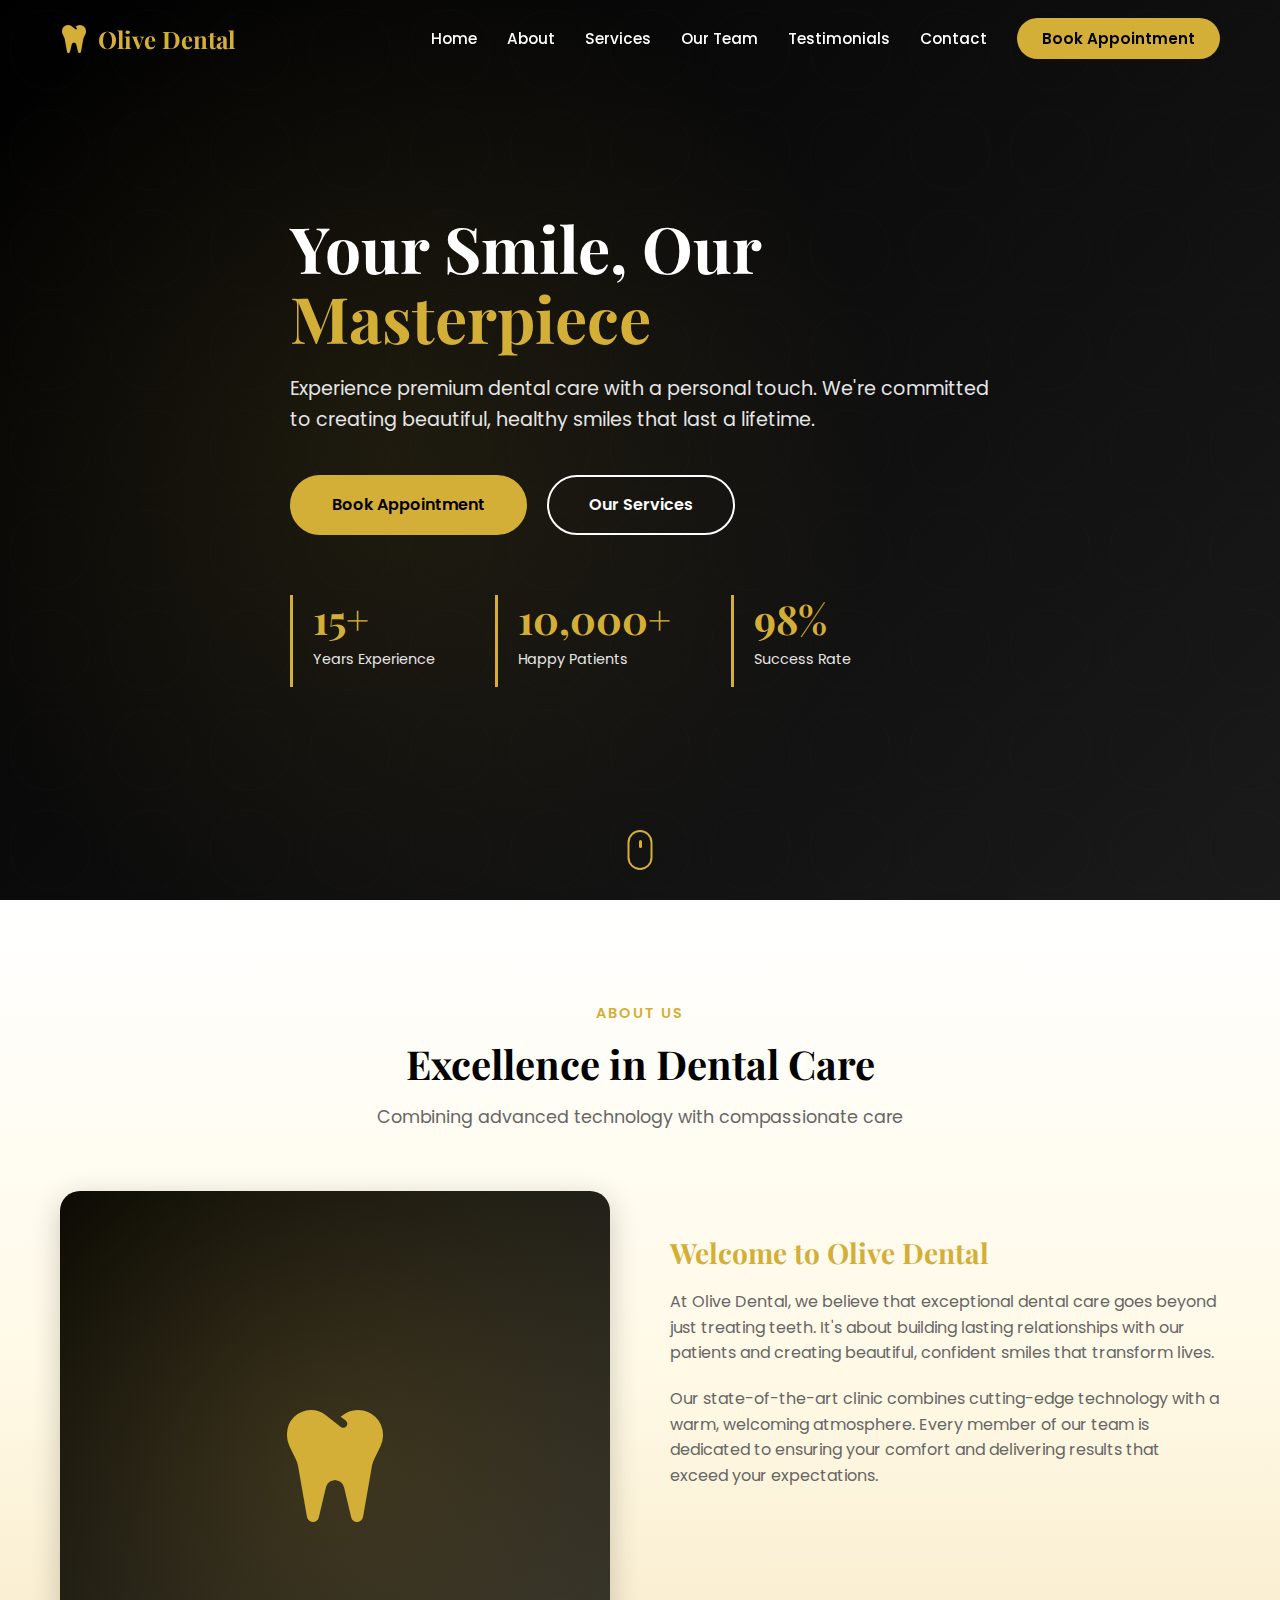
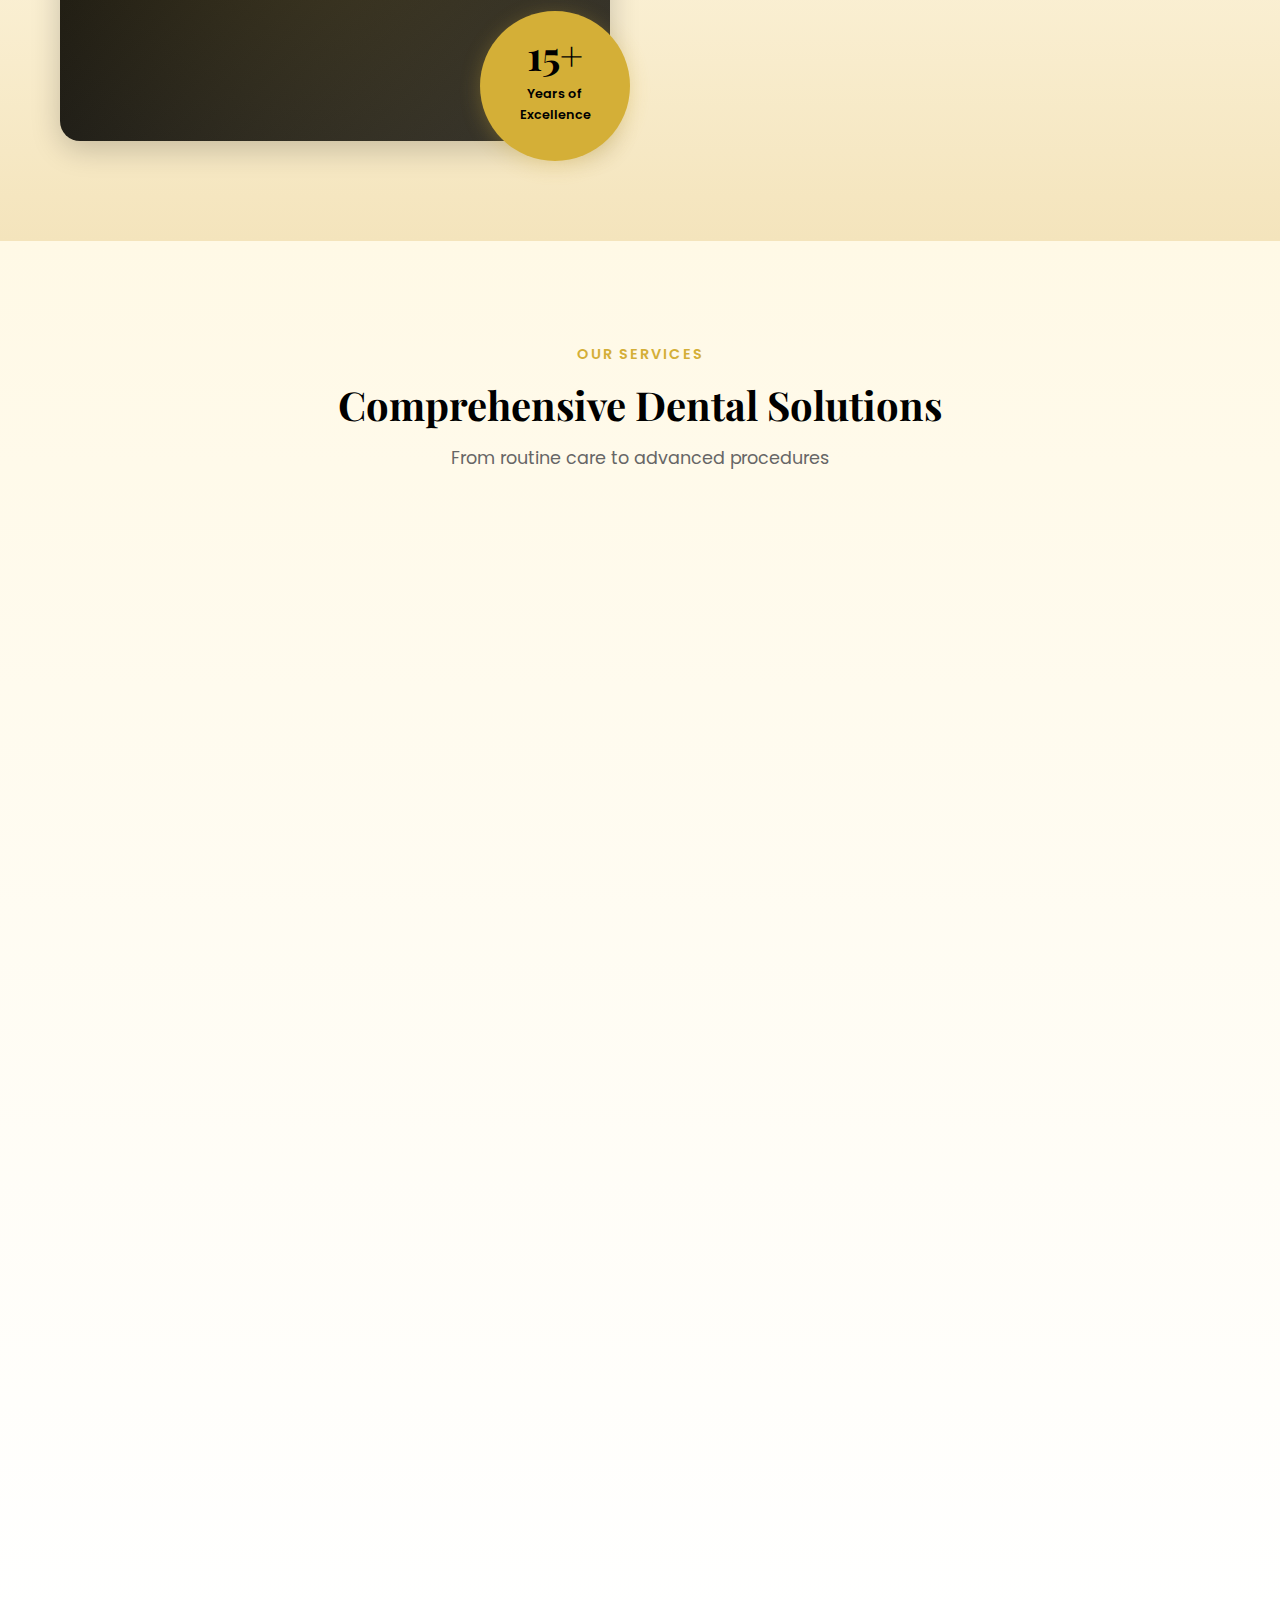
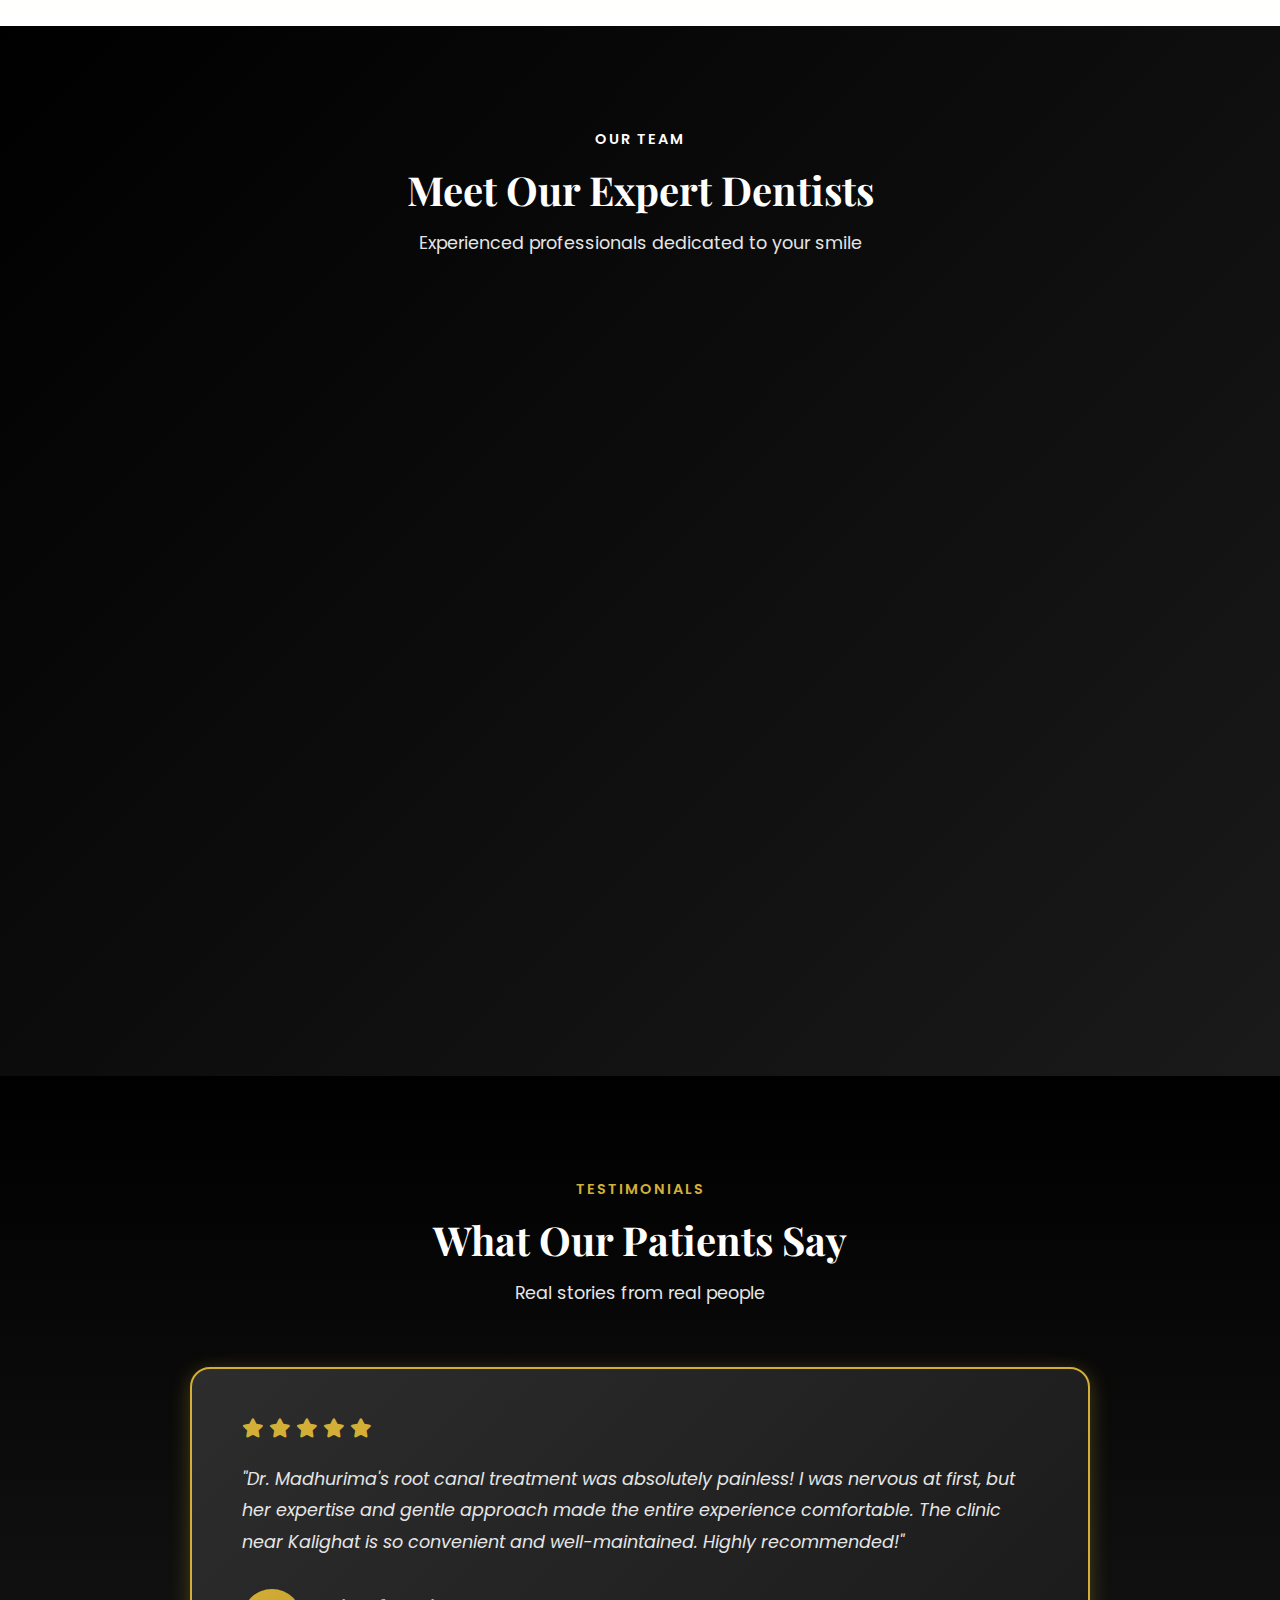
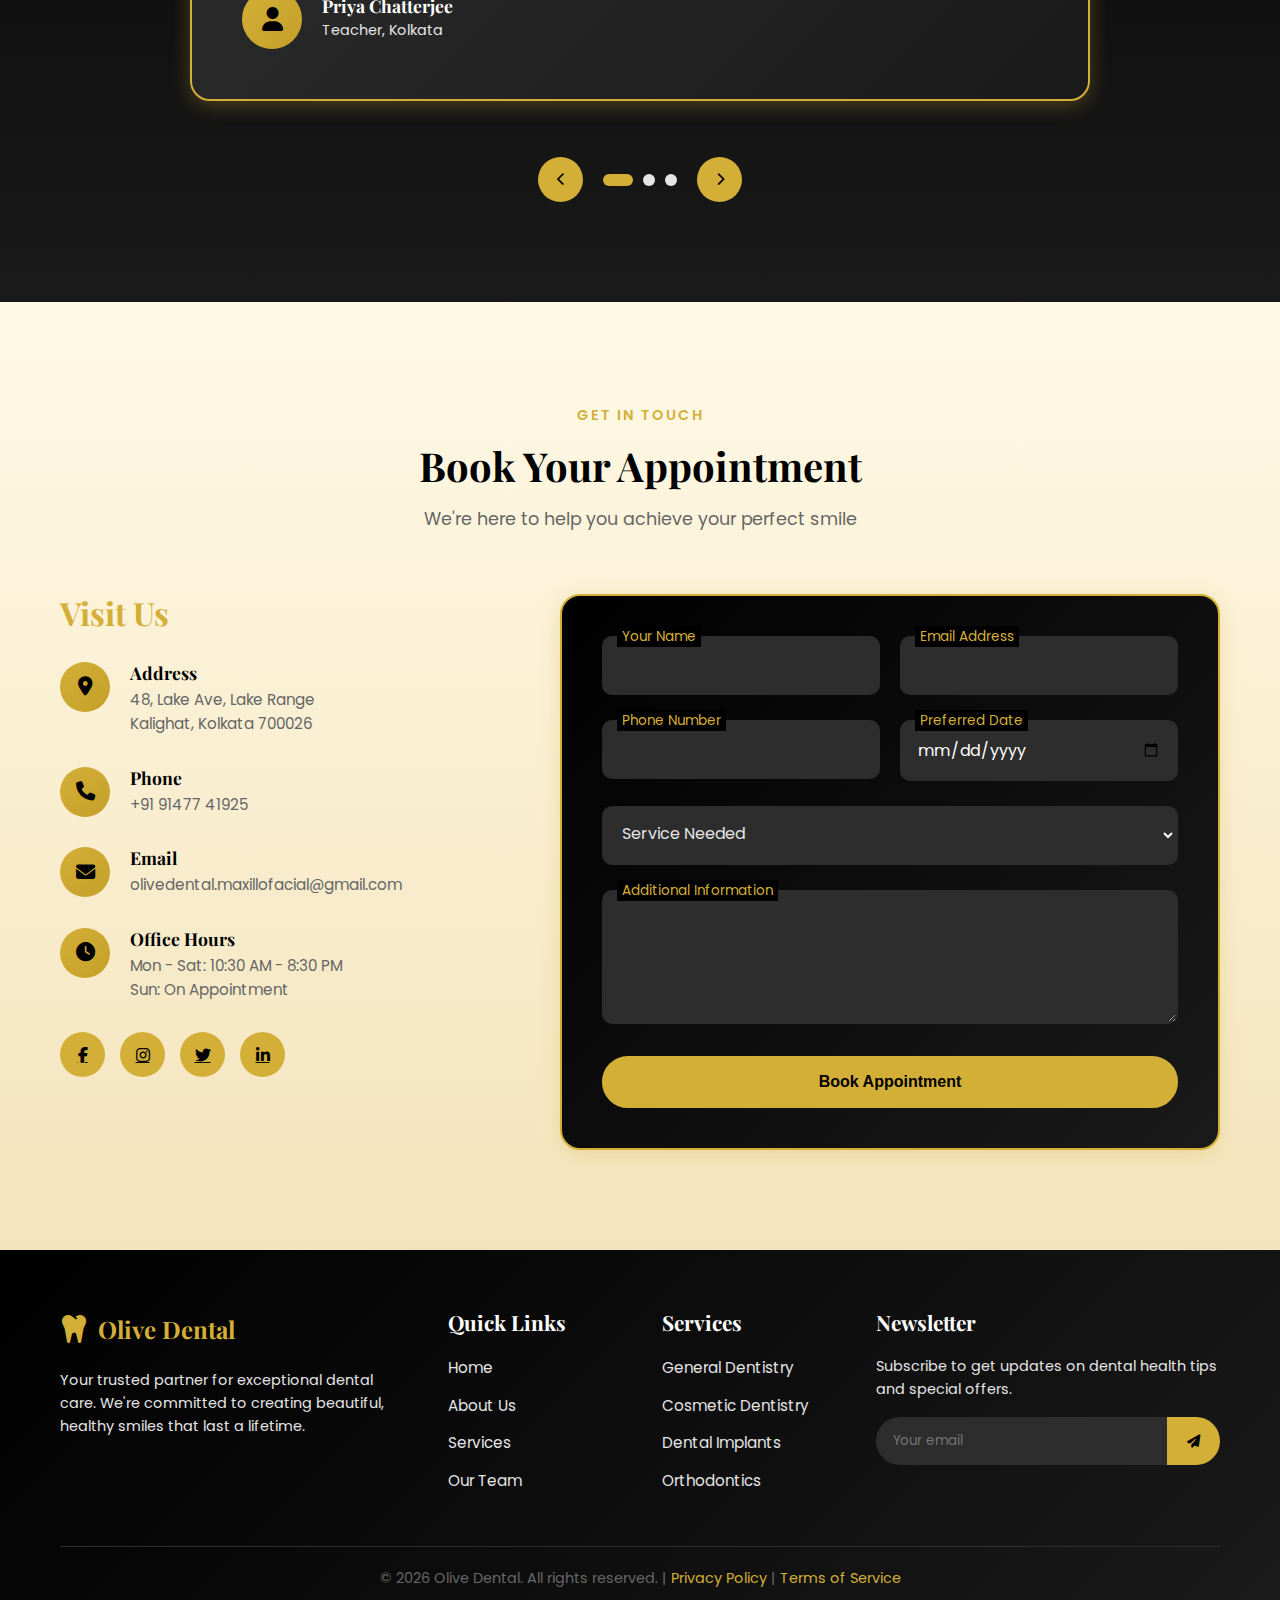
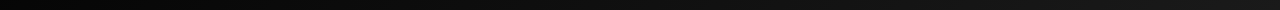
<file: index.html>
<!DOCTYPE html>
<html lang="en">
<head>
    <meta charset="UTF-8">
    <meta name="viewport" content="width=device-width, initial-scale=1.0, maximum-scale=5.0, user-scalable=yes">
    
    <!-- Primary Meta Tags -->
    <title>Olive Dental Clinic | Best Dental Clinic in Kalighat, Kolkata | Premium Dental Care</title>
    <meta name="title" content="Olive Dental Clinic | Best Dental Clinic in Kalighat, Kolkata">
    <meta name="description" content="Olive Dental - Kolkata's premier dental clinic in Kalighat. Expert dentists Dr. Rik Mukherjee & Dr. Madhurima Goswami. Dental implants, root canal, cosmetic dentistry, orthodontics. Book appointment: +91 91477 41925">
    <meta name="keywords" content="dental clinic kolkata, dentist kalighat, dental implants kolkata, root canal treatment kolkata, cosmetic dentistry kolkata, orthodontist kolkata, best dentist kolkata, olive dental, teeth whitening kolkata, pediatric dentist kolkata, oral surgeon kolkata">
    <meta name="author" content="Olive Dental">
    <meta name="robots" content="index, follow, max-image-preview:large, max-snippet:-1, max-video-preview:-1">
    <meta name="googlebot" content="index, follow">
    <meta name="language" content="English">
    <meta name="revisit-after" content="7 days">
    <meta name="distribution" content="global">
    <meta name="rating" content="general">
    <meta name="geo.region" content="IN-WB">
    <meta name="geo.placename" content="Kolkata">
    <meta name="geo.position" content="22.5190;88.3479">
    <meta name="ICBM" content="22.5190, 88.3479">
    
    <!-- Canonical URL -->
    <link rel="canonical" href="https://olivedentalkol.in/">
    
    <!-- Open Graph / Facebook -->
    <meta property="og:type" content="website">
    <meta property="og:url" content="https://olivedentalkol.in/">
    <meta property="og:site_name" content="Olive Dental Clinic">
    <meta property="og:title" content="Olive Dental Clinic | Best Dental Clinic in Kalighat, Kolkata">
    <meta property="og:description" content="Kolkata's premier dental clinic offering comprehensive dental services. Expert care from Dr. Rik Mukherjee & Dr. Madhurima Goswami. Call: +91 91477 41925">
    <meta property="og:image" content="https://olivedentalkol.in/homepage.png">
    <meta property="og:image:secure_url" content="https://olivedentalkol.in/homepage.png">
    <meta property="og:image:width" content="1200">
    <meta property="og:image:height" content="630">
    <meta property="og:image:alt" content="Olive Dental - Premium Dental Clinic in Kolkata">
    <meta property="og:locale" content="en_IN">
    <meta property="og:phone_number" content="+919147741925">
    <meta property="og:email" content="olivedental.maxillofacial@gmail.com">
    <meta property="og:street_address" content="48, Lake Ave, Lake Range">
    <meta property="og:locality" content="Kalighat">
    <meta property="og:region" content="West Bengal">
    <meta property="og:postal_code" content="700026">
    <meta property="og:country_name" content="India">
    
    <!-- Twitter Card -->
    <meta name="twitter:card" content="summary_large_image">
    <meta name="twitter:url" content="https://olivedentalkol.in/">
    <meta name="twitter:title" content="Olive Dental Clinic | Best Dental Clinic in Kalighat, Kolkata">
    <meta name="twitter:description" content="Kolkata's premier dental clinic offering comprehensive dental services. Expert care from Dr. Rik Mukherjee & Dr. Madhurima Goswami. Call: +91 91477 41925">
    <meta name="twitter:image" content="https://olivedentalkol.in/homepage.png">
    <meta name="twitter:image:alt" content="Olive Dental - Premium Dental Clinic in Kolkata">
    
    <!-- Additional SEO Meta Tags -->
    <meta name="mobile-web-app-capable" content="yes">
    <meta name="apple-mobile-web-app-capable" content="yes">
    <meta name="apple-mobile-web-app-status-bar-style" content="black-translucent">
    <meta name="apple-mobile-web-app-title" content="Olive Dental Clinic">
    <meta name="application-name" content="Olive Dental Clinic">
    <meta name="theme-color" content="#D4AF37">
    <meta name="msapplication-TileColor" content="#D4AF37">
    
    <!-- Logo for Google Search -->
    <link rel="logo" href="https://olivedentalkol.in/android-chrome-512x512.png">
    <meta itemprop="logo" content="https://olivedentalkol.in/android-chrome-512x512.png">
    <meta name="msapplication-navbutton-color" content="#D4AF37">
    
    <!-- Contact & Business Info -->
    <meta name="contact" content="olivedental.maxillofacial@gmail.com">
    <meta name="telephone" content="+919147741925">
    <meta name="coverage" content="Worldwide">
    <meta name="target" content="all">
    
    <!-- Favicon -->
    <link rel="icon" type="image/svg+xml" href="favicon-16x16.png">
    <link rel="alternate icon" href="favicon-16x16.png">
    <link rel="apple-touch-icon" href="favicon-16x16.png">
    
    <link rel="stylesheet" href="styles.css">
    <link rel="preconnect" href="https://fonts.googleapis.com">
    <link rel="preconnect" href="https://fonts.gstatic.com" crossorigin>
    <link href="https://fonts.googleapis.com/css2?family=Playfair+Display:wght@400;500;600;700;800&family=Poppins:wght@300;400;500;600;700&display=swap" rel="stylesheet">
    <link rel="stylesheet" href="https://cdnjs.cloudflare.com/ajax/libs/font-awesome/6.4.0/css/all.min.css">
    
    <!-- Google Analytics 4 -->
    <script async src="https://www.googletagmanager.com/gtag/js?id=G-CQSN9DJH45"></script>
    <script>
        window.dataLayer = window.dataLayer || [];
        function gtag(){dataLayer.push(arguments);}
        gtag('js', new Date());
        
        // Initialize GA4 with enhanced measurement
        gtag('config', 'G-CQSN9DJH45', {
            'send_page_view': true,
            'anonymize_ip': true,
            'cookie_flags': 'SameSite=None;Secure'
        });
        
        // Track custom events for better insights
        
        // Track phone clicks
        document.addEventListener('DOMContentLoaded', function() {
            const phoneLinks = document.querySelectorAll('a[href^="tel:"]');
            phoneLinks.forEach(function(link) {
                link.addEventListener('click', function() {
                    gtag('event', 'phone_call', {
                        'event_category': 'contact',
                        'event_label': 'Phone Click',
                        'value': link.href
                    });
                });
            });
            
            // Track email clicks
            const emailLinks = document.querySelectorAll('a[href^="mailto:"]');
            emailLinks.forEach(function(link) {
                link.addEventListener('click', function() {
                    gtag('event', 'email_click', {
                        'event_category': 'contact',
                        'event_label': 'Email Click',
                        'value': link.href
                    });
                });
            });
            
            // Track appointment button clicks
            const appointmentBtns = document.querySelectorAll('a[href="#contact"], .cta-btn, .btn-primary');
            appointmentBtns.forEach(function(btn) {
                btn.addEventListener('click', function() {
                    gtag('event', 'appointment_click', {
                        'event_category': 'engagement',
                        'event_label': 'Appointment Button Click',
                        'value': btn.textContent.trim()
                    });
                });
            });
            
            // Track service card clicks
            const serviceCards = document.querySelectorAll('.service-card');
            serviceCards.forEach(function(card) {
                card.addEventListener('click', function() {
                    const serviceName = card.querySelector('h3').textContent;
                    gtag('event', 'service_interest', {
                        'event_category': 'services',
                        'event_label': serviceName,
                        'value': serviceName
                    });
                });
            });
            
            // Track navigation menu clicks
            const navLinks = document.querySelectorAll('.nav-link');
            navLinks.forEach(function(link) {
                link.addEventListener('click', function() {
                    gtag('event', 'navigation_click', {
                        'event_category': 'navigation',
                        'event_label': link.textContent.trim(),
                        'value': link.href
                    });
                });
            });
            
            // Track social media clicks
            const socialLinks = document.querySelectorAll('.social-links a');
            socialLinks.forEach(function(link) {
                link.addEventListener('click', function() {
                    gtag('event', 'social_click', {
                        'event_category': 'social',
                        'event_label': 'Social Media Click',
                        'value': link.href
                    });
                });
            });
            
            // Track form submissions
            const contactForm = document.getElementById('contactForm');
            if (contactForm) {
                contactForm.addEventListener('submit', function(e) {
                    const service = document.getElementById('service').value;
                    gtag('event', 'form_submission', {
                        'event_category': 'contact',
                        'event_label': 'Appointment Form Submitted',
                        'value': service
                    });
                    
                    // Track conversion
                    gtag('event', 'conversion', {
                        'send_to': 'G-CQSN9DJH45/appointment',
                        'event_category': 'conversion',
                        'event_label': 'Appointment Booked'
                    });
                });
            }
            
            // Track scroll depth
            let scrollDepth = 0;
            let scrollTracked = {25: false, 50: false, 75: false, 100: false};
            window.addEventListener('scroll', function() {
                const scrollPercentage = (window.scrollY / (document.documentElement.scrollHeight - window.innerHeight)) * 100;
                
                Object.keys(scrollTracked).forEach(function(depth) {
                    if (scrollPercentage >= depth && !scrollTracked[depth]) {
                        scrollTracked[depth] = true;
                        gtag('event', 'scroll_depth', {
                            'event_category': 'engagement',
                            'event_label': depth + '% Scrolled',
                            'value': depth
                        });
                    }
                });
            });
            
            // Track time on page
            let timeOnPage = 0;
            const timeInterval = setInterval(function() {
                timeOnPage += 10;
                
                // Track at 30 seconds, 1 minute, 3 minutes, 5 minutes
                if (timeOnPage === 30 || timeOnPage === 60 || timeOnPage === 180 || timeOnPage === 300) {
                    gtag('event', 'time_on_page', {
                        'event_category': 'engagement',
                        'event_label': timeOnPage + ' seconds',
                        'value': timeOnPage
                    });
                }
            }, 10000);
            
            // Track when user leaves page
            window.addEventListener('beforeunload', function() {
                clearInterval(timeInterval);
                gtag('event', 'page_exit', {
                    'event_category': 'engagement',
                    'event_label': 'Total Time on Page',
                    'value': timeOnPage
                });
            });
        });
    </script>
    
    <!-- Schema.org Structured Data (JSON-LD) -->
    <script type="application/ld+json">
    {
      "@context": "https://schema.org",
      "@graph": [
        {
          "@type": ["Dentist", "MedicalBusiness", "LocalBusiness", "HealthAndBeautyBusiness"],
          "@id": "https://olivedentalkol.in/#organization",
          "name": "Olive Dental Clinic",
          "legalName": "Olive Dental Clinic",
          "alternateName": ["Olive Dental", "Olive Dental Kolkata", "Olive Dental Kalighat"],
          "url": "https://olivedentalkol.in",
          "identifier": "olivedental-kolkata",
          "logo": {
            "@type": "ImageObject",
            "@id": "https://olivedentalkol.in/#logo",
            "url": "https://olivedentalkol.in/android-chrome-512x512.png",
            "contentUrl": "https://olivedentalkol.in/android-chrome-512x512.png",
            "width": "512",
            "height": "512",
            "caption": "Olive Dental Logo"
          },
          "image": [
            "https://olivedentalkol.in/homepage.png",
            "https://olivedentalkol.in/Assets/Dr-Rik-Mukherjee.png"
          ],
          "description": "Olive Dental - Premium dental care with a focus on your smile and comfort. Offering comprehensive dental services including general dentistry, cosmetic dentistry, dental implants, orthodontics, root canal treatment, and pediatric dentistry.",
          "medicalSpecialty": [
            "Dentistry",
            "Oral and Maxillofacial Surgery",
            "Endodontics",
            "Cosmetic Dentistry",
            "Orthodontics",
            "Pediatric Dentistry"
          ],
          "address": {
            "@type": "PostalAddress",
            "streetAddress": "48, Lake Ave, Lake Range",
            "addressLocality": "Kalighat",
            "addressRegion": "West Bengal",
            "postalCode": "700026",
            "addressCountry": "IN"
          },
          "geo": {
            "@type": "GeoCoordinates",
            "latitude": "22.5190",
            "longitude": "88.3479"
          },
          "telephone": ["+91 91477 41925", "+919147741925"],
          "email": "olivedental.maxillofacial@gmail.com",
          "contactPoint": {
            "@type": "ContactPoint",
            "telephone": "+91-91477-41925",
            "contactType": "customer service",
            "areaServed": "IN",
            "availableLanguage": ["English", "Hindi", "Bengali"],
            "contactOption": "TollFree"
          },
          "openingHoursSpecification": [
            {
              "@type": "OpeningHoursSpecification",
              "dayOfWeek": ["Monday", "Tuesday", "Wednesday", "Thursday", "Friday","Saturday"],
              "opens": "10:30",
              "closes": "20:30"
            }
          ],
          "priceRange": "$$",
          "currenciesAccepted": "INR",
          "paymentAccepted": "Cash, Credit Card, Debit Card, UPI",
          "hasMap": "https://maps.google.com/?q=48+Lake+Ave+Lake+Range+Kalighat+Kolkata+700026",
          "areaServed": [
            {
              "@type": "City",
              "name": "Kolkata",
              "sameAs": "https://en.wikipedia.org/wiki/Kolkata"
            },
            {
              "@type": "AdministrativeArea",
              "name": "West Bengal"
            },
            {
              "@type": "Country",
              "name": "India"
            }
          ],
          "knowsAbout": ["Dentistry", "Dental Surgery", "Orthodontics", "Endodontics", "Cosmetic Dentistry", "Dental Implants"],
          "slogan": "Your Smile, Our Masterpiece",
          "availableLanguage": ["English", "Hindi", "Bengali"],
          "aggregateRating": {
            "@type": "AggregateRating",
            "ratingValue": "4.9",
            "reviewCount": "150",
            "bestRating": "5",
            "worstRating": "1"
          },
          "sameAs": [
            "https://www.facebook.com/olivedental",
            "https://www.instagram.com/olivedental",
            "https://twitter.com/olivedental"
          ],
          "founder": [
            {
              "@type": "Person",
              "name": "Dr. Rik Mukherjee",
              "jobTitle": "Oral and Maxillofacial Surgeon",
              "alumniOf": "MDS, Oral and Maxillofacial Surgery"
            },
            {
              "@type": "Person",
              "name": "Dr. Madhurima Goswami",
              "jobTitle": "Endodontist",
              "alumniOf": "MDS, Endodontics"
            }
          ],
          "employee": [
            {
              "@type": "Person",
              "@id": "https://olivedentalkol.in/#dr-rik-mukherjee",
              "name": "Dr. Rik Mukherjee",
              "jobTitle": "Oral and Maxillofacial Surgeon",
              "description": "With extensive experience in oral and maxillofacial surgery, Dr. Rik specializes in complex surgical procedures and dental implants.",
              "image": "https://olivedentalkol.in/Drs/Dr.%20Rik.png",
              "alumniOf": {
                "@type": "EducationalOrganization",
                "name": "MDS Program in Oral and Maxillofacial Surgery"
              },
              "hasCredential": [
                {
                  "@type": "EducationalOccupationalCredential",
                  "credentialCategory": "degree",
                  "name": "BDS"
                },
                {
                  "@type": "EducationalOccupationalCredential",
                  "credentialCategory": "degree",
                  "name": "MDS"
                }
              ]
            },
            {
              "@type": "Person",
              "@id": "https://olivedentalkol.in/#dr-madhurima-goswami",
              "name": "Dr. Madhurima Goswami",
              "jobTitle": "Endodontist",
              "description": "Expert in endodontics with extensive experience in root canal treatments and preserving natural teeth using advanced techniques.",
              "image": "https://olivedentalkol.in/Drs/Dr%20Madhrima.png",
              "alumniOf": {
                "@type": "EducationalOrganization",
                "name": "MDS Program in Endodontics"
              },
              "hasCredential": [
                {
                  "@type": "EducationalOccupationalCredential",
                  "credentialCategory": "degree",
                  "name": "BDS"
                },
                {
                  "@type": "EducationalOccupationalCredential",
                  "credentialCategory": "degree",
                  "name": "MDS"
                }
              ]
            }
          ],
          "offers": [
            {
              "@type": "Offer",
              "name": "General Dentistry",
              "description": "Routine checkups, cleanings, fillings, and preventive care"
            },
            {
              "@type": "Offer",
              "name": "Cosmetic Dentistry",
              "description": "Teeth whitening, veneers, smile makeovers"
            },
            {
              "@type": "Offer",
              "name": "Dental Implants",
              "description": "Permanent solution for missing teeth"
            },
            {
              "@type": "Offer",
              "name": "Orthodontics",
              "description": "Braces and clear aligners for teeth straightening"
            },
            {
              "@type": "Offer",
              "name": "Root Canal Treatment",
              "description": "Endodontic procedures to save infected teeth"
            },
            {
              "@type": "Offer",
              "name": "Pediatric Dentistry",
              "description": "Specialized dental care for children"
            }
          ]
        },
        {
          "@type": "MedicalClinic",
          "@id": "https://olivedentalkol.in/#clinic",
          "name": "Olive Dental Clinic",
          "alternateName": "Olive Dental",
          "url": "https://olivedentalkol.in",
          "medicalSpecialty": "Dentistry",
          "address": {
            "@type": "PostalAddress",
            "streetAddress": "48, Lake Ave, Lake Range",
            "addressLocality": "Kalighat",
            "addressRegion": "West Bengal",
            "postalCode": "700026",
            "addressCountry": "IN"
          },
          "telephone": "+919147741925",
          "availableService": [
            {
              "@type": "MedicalProcedure",
              "name": "Dental Examination",
              "procedureType": "Diagnostic"
            },
            {
              "@type": "MedicalProcedure",
              "name": "Teeth Cleaning",
              "procedureType": "Preventive"
            },
            {
              "@type": "MedicalProcedure",
              "name": "Dental Implants",
              "procedureType": "Surgical"
            },
            {
              "@type": "MedicalProcedure",
              "name": "Root Canal Treatment",
              "procedureType": "Therapeutic"
            },
            {
              "@type": "MedicalProcedure",
              "name": "Teeth Whitening",
              "procedureType": "Cosmetic"
            },
            {
              "@type": "MedicalProcedure",
              "name": "Orthodontic Treatment",
              "procedureType": "Corrective"
            }
          ]
        },
        {
          "@type": "WebSite",
          "@id": "https://olivedentalkol.in/#website",
          "url": "https://olivedentalkol.in",
          "name": "Olive Dental Clinic",
          "description": "Premium dental care clinic in Kolkata offering comprehensive dental services",
          "publisher": {
            "@id": "https://olivedentalkol.in/#organization"
          },
          "potentialAction": {
            "@type": "SearchAction",
            "target": "https://olivedentalkol.in/?s={search_term_string}",
            "query-input": "required name=search_term_string"
          }
        },
        {
          "@type": "WebPage",
          "@id": "https://olivedentalkol.in/#webpage",
          "url": "https://olivedentalkol.in",
          "name": "Olive Dental Clinic - Premium Dental Care in Kolkata",
          "description": "Experience premium dental care with a personal touch. We're committed to creating beautiful, healthy smiles that last a lifetime.",
          "isPartOf": {
            "@id": "https://olivedentalkol.in/#website"
          },
          "about": {
            "@id": "https://olivedentalkol.in/#organization"
          },
          "primaryImageOfPage": {
            "@type": "ImageObject",
            "url": "https://olivedentalkol.in/homepage.png"
          },
          "datePublished": "2026-01-01",
          "dateModified": "2026-01-08"
        }
      ]
    }
    </script>
</head>
<body>
    <!-- Navigation -->
    <nav class="navbar" id="navbar">
        <div class="container nav-container">
            <div class="logo">
                <i class="fas fa-tooth"></i>
                <span>Olive Dental</span>
            </div>
            <button class="menu-toggle" id="menuToggle">
                <span></span>
                <span></span>
                <span></span>
            </button>
            <ul class="nav-menu" id="navMenu">
                <li><a href="#home" class="nav-link">Home</a></li>
                <li><a href="#about" class="nav-link">About</a></li>
                <li><a href="#services" class="nav-link">Services</a></li>
                <li><a href="#team" class="nav-link">Our Team</a></li>
                <li><a href="#testimonials" class="nav-link">Testimonials</a></li>
                <li><a href="#contact" class="nav-link">Contact</a></li>
                <li><a href="#contact" class="nav-link cta-btn">Book Appointment</a></li>
            </ul>
        </div>
    </nav>

    <!-- Hero Section -->
    <section id="home" class="hero">
        <div class="hero-overlay"></div>
        <div class="container hero-content">
            <div class="hero-text">
                <h1 class="hero-title">Your Smile, Our <span class="gold-text">Masterpiece</span></h1>
                <p class="hero-subtitle">Experience premium dental care with a personal touch. We're committed to creating beautiful, healthy smiles that last a lifetime.</p>
                <div class="hero-buttons">
                    <a href="#contact" class="btn btn-primary">Book Appointment</a>
                    <a href="#services" class="btn btn-secondary">Our Services</a>
                </div>
                <div class="hero-stats">
                    <div class="stat">
                        <h3>15+</h3>
                        <p>Years Experience</p>
                    </div>
                    <div class="stat">
                        <h3>10,000+</h3>
                        <p>Happy Patients</p>
                    </div>
                    <div class="stat">
                        <h3>98%</h3>
                        <p>Success Rate</p>
                    </div>
                </div>
            </div>
        </div>
        <div class="scroll-indicator">
            <div class="mouse"></div>
        </div>
    </section>

    <!-- About Section -->
    <section id="about" class="about">
        <div class="container">
            <div class="section-header">
                <span class="section-label">About Us</span>
                <h2 class="section-title">Excellence in Dental Care</h2>
                <p class="section-subtitle">Combining advanced technology with compassionate care</p>
            </div>
            <div class="about-content">
                <div class="about-image">
                    <div class="image-placeholder">
                        <i class="fas fa-tooth"></i>
                    </div>
                    <div class="experience-badge">
                        <h3>15+</h3>
                        <p>Years of Excellence</p>
                    </div>
                </div>
                <div class="about-text">
                    <h3>Welcome to Olive Dental</h3>
                    <p>At Olive Dental, we believe that exceptional dental care goes beyond just treating teeth. It's about building lasting relationships with our patients and creating beautiful, confident smiles that transform lives.</p>
                    <p>Our state-of-the-art clinic combines cutting-edge technology with a warm, welcoming atmosphere. Every member of our team is dedicated to ensuring your comfort and delivering results that exceed your expectations.</p>
                    <div class="features-grid">
                        <div class="feature-item">
                            <i class="fas fa-award"></i>
                            <h4>Award Winning</h4>
                            <p>Recognized excellence in dental care</p>
                        </div>
                        <div class="feature-item">
                            <i class="fas fa-shield-alt"></i>
                            <h4>Safe & Sterile</h4>
                            <p>Highest safety standards</p>
                        </div>
                        <div class="feature-item">
                            <i class="fas fa-clock"></i>
                            <h4>Flexible Hours</h4>
                            <p>Evening & weekend appointments</p>
                        </div>
                        <div class="feature-item">
                            <i class="fas fa-hand-holding-usd"></i>
                            <h4>Affordable Care</h4>
                            <p>Flexible payment options</p>
                        </div>
                    </div>
                </div>
            </div>
        </div>
    </section>

    <!-- Services Section -->
    <section id="services" class="services">
        <div class="container">
            <div class="section-header">
                <span class="section-label">Our Services</span>
                <h2 class="section-title">Comprehensive Dental Solutions</h2>
                <p class="section-subtitle">From routine care to advanced procedures</p>
            </div>
            <div class="services-grid">
                <div class="service-card">
                    <div class="service-icon">
                        <i class="fas fa-tooth"></i>
                    </div>
                    <h3>General Dentistry</h3>
                    <p>Routine checkups, cleanings, fillings, and preventive care to maintain optimal oral health.</p>
                    <ul class="service-list">
                        <li>Dental Examinations</li>
                        <li>Teeth Cleaning</li>
                        <li>Cavity Fillings</li>
                        <li>Oral Health Assessment</li>
                    </ul>
                </div>
                <div class="service-card">
                    <div class="service-icon">
                        <i class="fas fa-smile"></i>
                    </div>
                    <h3>Cosmetic Dentistry</h3>
                    <p>Enhance your smile with our aesthetic treatments designed to boost your confidence.</p>
                    <ul class="service-list">
                        <li>Teeth Whitening</li>
                        <li>Porcelain Veneers</li>
                        <li>Smile Makeovers</li>
                        <li>Tooth Jwellery</li>
                    </ul>
                </div>
                <div class="service-card">
                    <div class="service-icon">
                        <i class="fas fa-puzzle-piece"></i>
                    </div>
                    <h3>Dental Implants</h3>
                    <p>Permanent solution for missing teeth that looks and functions like natural teeth.</p>
                    <ul class="service-list">
                        <li>Single Implants</li>
                        <li>Multiple Implants</li>
                        <li>All-on-4 Treatment</li>
                        <li>Implant-Supported Dentures</li>
                    </ul>
                </div>
                <div class="service-card">
                    <div class="service-icon">
                        <i class="fas fa-align-center"></i>
                    </div>
                    <h3>Orthodontics</h3>
                    <p>Straighten your teeth with traditional braces or clear aligners for a perfect smile.</p>
                    <ul class="service-list">
                        <li>Metal Braces</li>
                        <li>Ceramic Braces</li>
                        <li>Clear Aligners</li>
                        <li>Retainers</li>
                    </ul>
                </div>
                <div class="service-card">
                    <div class="service-icon">
                        <i class="fas fa-medkit"></i>
                    </div>
                    <h3>Root Canal Treatment</h3>
                    <p>Save infected teeth with our gentle and effective endodontic procedures.</p>
                    <ul class="service-list">
                        <li>Minimally Invasive Endo</li>
                        <li>Biomimetic Restorations</li>
                        <li>Apicoectomy</li>
                        <li>Re RCT</li>
                    </ul>
                </div>
                <div class="service-card">
                    <div class="service-icon">
                        <i class="fas fa-child"></i>
                    </div>
                    <h3>Pediatric Dentistry</h3>
                    <p>Specialized dental care for children in a fun and comfortable environment.</p>
                    <ul class="service-list">
                        <li>Kids Dental Exams</li>
                        <li>Fluoride Treatment</li>
                        <li>Dental Sealants</li>
                        <li>Early Orthodontics</li>
                    </ul>
                </div>
            </div>
        </div>
    </section>

    <!-- Team Section -->
    <section id="team" class="team">
        <div class="container">
            <div class="section-header">
                <span class="section-label">Our Team</span>
                <h2 class="section-title">Meet Our Expert Dentists</h2>
                <p class="section-subtitle">Experienced professionals dedicated to your smile</p>
            </div>
            <div class="team-grid">
                <div class="team-card">
                    <div class="team-image">
                        <img src="Drs/Dr. Rik.png" alt="Dr. Rik Mukherjee" class="doctor-photo">
                    </div>
                    <div class="team-info">
                        <h3>Dr. Rik Mukherjee</h3>
                        <p class="team-role">MDS, Oral and Maxillofacial Surgery</p>
                        <p class="team-bio">With extensive experience in oral and maxillofacial surgery, Dr. Rik specializes in complex surgical procedures and dental implants.</p>
                        <div class="team-credentials">
                            <span><i class="fas fa-graduation-cap"></i> BDS, MDS</span>
                            <span><i class="fas fa-certificate"></i> Oral Surgery Specialist</span>
                        </div>
                    </div>
                </div>
                <div class="team-card">
                    <div class="team-image">
                        <img src="Drs/Dr Madhrima.png" alt="Dr. Madhurima Goswami" class="doctor-photo">
                    </div>
                    <div class="team-info">
                        <h3>Dr. Madhurima Goswami</h3>
                        <p class="team-role">MDS, Endodontics</p>
                        <p class="team-bio">Expert in endodontics with extensive experience in root canal treatments and preserving natural teeth using advanced techniques.</p>
                        <div class="team-credentials">
                            <span><i class="fas fa-graduation-cap"></i> BDS, MDS</span>
                            <span><i class="fas fa-certificate"></i> Endodontics Specialist</span>
                        </div>
                    </div>
                </div>
                </div>
            </div>
        </div>
    </section>

    <!-- Testimonials Section -->
    <section id="testimonials" class="testimonials">
        <div class="container">
            <div class="section-header">
                <span class="section-label">Testimonials</span>
                <h2 class="section-title">What Our Patients Say</h2>
                <p class="section-subtitle">Real stories from real people</p>
            </div>
            <div class="testimonials-slider">
                <div class="testimonial-card active">
                    <div class="stars">
                        <i class="fas fa-star"></i>
                        <i class="fas fa-star"></i>
                        <i class="fas fa-star"></i>
                        <i class="fas fa-star"></i>
                        <i class="fas fa-star"></i>
                    </div>
                    <p class="testimonial-text">"Dr. Madhurima's root canal treatment was absolutely painless! I was nervous at first, but her expertise and gentle approach made the entire experience comfortable. The clinic near Kalighat is so convenient and well-maintained. Highly recommended!"</p>
                    <div class="testimonial-author">
                        <div class="author-image" role="img" aria-label="Patient testimonial">
                            <i class="fas fa-user" aria-hidden="true"></i>
                        </div>
                        <div class="author-info">
                            <h4>Priya Chatterjee</h4>
                            <p>Teacher, Kolkata</p>
                        </div>
                    </div>
                </div>
                <div class="testimonial-card">
                    <div class="stars">
                        <i class="fas fa-star"></i>
                        <i class="fas fa-star"></i>
                        <i class="fas fa-star"></i>
                        <i class="fas fa-star"></i>
                        <i class="fas fa-star"></i>
                    </div>
                    <p class="testimonial-text">"I needed dental implants after an accident, and Dr. Rik Mukherjee's surgical expertise was exceptional. The procedure was smooth, and the results are fantastic. Finding such quality dental care in South Kolkata is a blessing!"</p>
                    <div class="testimonial-author">
                        <div class="author-image" role="img" aria-label="Patient testimonial">
                            <i class="fas fa-user" aria-hidden="true"></i>
                        </div>
                        <div class="author-info">
                            <h4>Rajesh Ghosh</h4>
                            <p>Business Owner, Lake Gardens</p>
                        </div>
                    </div>
                </div>
                <div class="testimonial-card">
                    <div class="stars">
                        <i class="fas fa-star"></i>
                        <i class="fas fa-star"></i>
                        <i class="fas fa-star"></i>
                        <i class="fas fa-star"></i>
                        <i class="fas fa-star"></i>
                    </div>
                    <p class="testimonial-text">"Olive Dental has been our family dentist for the past year. The location on Lake Avenue is perfect, and both doctors are incredibly patient and professional. My kids no longer fear dental visits. Excellent service in the heart of Kolkata!"</p>
                    <div class="testimonial-author">
                        <div class="author-image">
                            <i class="fas fa-user"></i>
                        </div>
                        <div class="author-info">
                            <h4>Ananya Mukherjee</h4>
                            <p>Homemaker, Ballygunge</p>
                        </div>
                    </div>
                </div>
            </div>
            <div class="testimonial-controls">
                <button class="testimonial-btn prev" id="prevTestimonial">
                    <i class="fas fa-chevron-left"></i>
                </button>
                <div class="testimonial-dots" id="testimonialDots"></div>
                <button class="testimonial-btn next" id="nextTestimonial">
                    <i class="fas fa-chevron-right"></i>
                </button>
            </div>
        </div>
    </section>

    <!-- Contact Section -->
    <section id="contact" class="contact">
        <div class="container">
            <div class="section-header">
                <span class="section-label">Get in Touch</span>
                <h2 class="section-title">Book Your Appointment</h2>
                <p class="section-subtitle">We're here to help you achieve your perfect smile</p>
            </div>
            <div class="contact-content">
                <div class="contact-info">
                    <h3>Visit Us</h3>
                    <div class="info-item">
                        <i class="fas fa-map-marker-alt"></i>
                        <div>
                            <h4>Address</h4>
                            <p>48, Lake Ave, Lake Range<br>Kalighat, Kolkata 700026</p>
                        </div>
                    </div>
                    <div class="info-item">
                        <i class="fas fa-phone"></i>
                        <div>
                            <h4>Phone</h4>
                            <p><a href="tel:+919147741925">+91 91477 41925</a></p>
                        </div>
                    </div>
                    <div class="info-item">
                        <i class="fas fa-envelope"></i>
                        <div>
                            <h4>Email</h4>
                            <p><a href="mailto:olivedental.maxillofacial@gmail.com">olivedental.maxillofacial@gmail.com</a></p>
                        </div>
                    </div>
                    <div class="info-item">
                        <i class="fas fa-clock"></i>
                        <div>
                            <h4>Office Hours</h4>
                            <p>Mon - Sat: 10:30 AM - 8:30 PM<br>
                               Sun: On Appointment</p>
                        </div>
                    </div>
                    <div class="social-links">
                        <a href="#" aria-label="Facebook"><i class="fab fa-facebook-f"></i></a>
                        <a href="#" aria-label="Instagram"><i class="fab fa-instagram"></i></a>
                        <a href="#" aria-label="Twitter"><i class="fab fa-twitter"></i></a>
                        <a href="#" aria-label="LinkedIn"><i class="fab fa-linkedin-in"></i></a>
                    </div>
                </div>
                <form class="contact-form" id="contactForm" action="https://formspree.io/f/mvzgagvb" method="POST">
                    <div class="form-row">
                        <div class="form-group">
                            <input type="text" id="name" name="name" required>
                            <label for="name">Your Name</label>
                        </div>
                        <div class="form-group">
                            <input type="email" id="email" name="email" required>
                            <label for="email">Email Address</label>
                        </div>
                    </div>
                    <div class="form-row">
                        <div class="form-group">
                            <input type="tel" id="phone" name="phone" required>
                            <label for="phone">Phone Number</label>
                        </div>
                        <div class="form-group">
                            <input type="date" id="date" name="date" required>
                            <label for="date">Preferred Date</label>
                        </div>
                    </div>
                    <div class="form-group">
                        <select id="service" name="service" required>
                            <option value="" disabled selected>Select Service</option>
                            <option value="general">General Dentistry</option>
                            <option value="cosmetic">Cosmetic Dentistry</option>
                            <option value="implants">Dental Implants</option>
                            <option value="orthodontics">Orthodontics</option>
                            <option value="root-canal">Root Canal Treatment</option>
                            <option value="pediatric">Pediatric Dentistry</option>
                        </select>
                        <label for="service">Service Needed</label>
                    </div>
                    <div class="form-group">
                        <textarea id="message" name="message" rows="4" required></textarea>
                        <label for="message">Additional Information</label>
                    </div>
                    <button type="submit" class="btn btn-primary btn-full">Book Appointment</button>
                </form>
            </div>
        </div>
    </section>

    <!-- Footer -->
    <footer class="footer">
        <div class="container">
            <div class="footer-content">
                <div class="footer-section">
                    <div class="footer-logo">
                        <i class="fas fa-tooth"></i>
                        <span>Olive Dental</span>
                    </div>
                    <p>Your trusted partner for exceptional dental care. We're committed to creating beautiful, healthy smiles that last a lifetime.</p>
                </div>
                <div class="footer-section">
                    <h3>Quick Links</h3>
                    <ul>
                        <li><a href="#home">Home</a></li>
                        <li><a href="#about">About Us</a></li>
                        <li><a href="#services">Services</a></li>
                        <li><a href="#team">Our Team</a></li>
                    </ul>
                </div>
                <div class="footer-section">
                    <h3>Services</h3>
                    <ul>
                        <li><a href="#services">General Dentistry</a></li>
                        <li><a href="#services">Cosmetic Dentistry</a></li>
                        <li><a href="#services">Dental Implants</a></li>
                        <li><a href="#services">Orthodontics</a></li>
                    </ul>
                </div>
                <div class="footer-section">
                    <h3>Newsletter</h3>
                    <p>Subscribe to get updates on dental health tips and special offers.</p>
                    <form class="newsletter-form">
                        <input type="email" placeholder="Your email">
                        <button type="submit"><i class="fas fa-paper-plane"></i></button>
                    </form>
                </div>
            </div>
            <div class="footer-bottom">
                <p>&copy; 2026 Olive Dental. All rights reserved. | <a href="#">Privacy Policy</a> | <a href="#">Terms of Service</a></p>
            </div>
        </div>
    </footer>

    <!-- Back to Top Button -->
    <button class="back-to-top" id="backToTop">
        <i class="fas fa-arrow-up"></i>
    </button>

    <script src="script.js"></script>
</body>
</html>
</file>
<file: styles.css>
/* ===================================
   CSS Reset & Base Styles
   =================================== */
* {
    margin: 0;
    padding: 0;
    box-sizing: border-box;
}

:root {
    /* Color Palette - Black & Gold Theme */
    --primary-black: #000000;
    --secondary-black: #1a1a1a;
    --tertiary-black: #2d2d2d;
    --primary-gold: #D4AF37;
    --secondary-gold: #C5A028;
    --light-gold: #F4E4BC;
    --pale-gold: #FFF9E6;
    --white: #FFFFFF;
    --off-white: #F8F8F8;
    --gray: #666666;
    --light-gray: #E5E5E5;
    
    /* Typography */
    --font-heading: 'Playfair Display', serif;
    --font-body: 'Poppins', sans-serif;
    
    /* Spacing */
    --section-padding: 100px 0;
    --container-padding: 0 20px;
    
    /* Responsive breakpoints */
    --breakpoint-mobile: 480px;
    --breakpoint-tablet: 768px;
    --breakpoint-desktop: 1024px;
    
    /* Transitions */
    --transition: all 0.3s ease;
    
    /* Shadows */
    --shadow-light: 0 2px 10px rgba(0, 0, 0, 0.1);
    --shadow-medium: 0 4px 20px rgba(0, 0, 0, 0.15);
    --shadow-heavy: 0 8px 30px rgba(0, 0, 0, 0.2);
    --shadow-gold: 0 4px 20px rgba(212, 175, 55, 0.3);
}

html {
    scroll-behavior: smooth;
    font-size: 16px;
}

body {
    font-family: var(--font-body);
    line-height: 1.6;
    color: var(--tertiary-black);
    background-color: var(--white);
    overflow-x: hidden;
}

.container {
    max-width: 1200px;
    margin: 0 auto;
    padding: var(--container-padding);
}

/* ===================================
   Typography
   =================================== */
h1, h2, h3, h4, h5, h6 {
    font-family: var(--font-heading);
    font-weight: 700;
    line-height: 1.2;
    color: var(--primary-black);
}

h1 { font-size: 3.5rem; }
h2 { font-size: 2.5rem; }
h3 { font-size: 1.75rem; }
h4 { font-size: 1.25rem; }

p {
    margin-bottom: 1rem;
    color: var(--gray);
}

.gold-text {
    color: var(--primary-gold);
}

/* ===================================
   Navigation
   =================================== */
.navbar {
    position: fixed;
    top: 0;
    left: 0;
    width: 100%;
    background-color: transparent;
    z-index: 1000;
    transition: var(--transition);
    padding: 20px 0;
}

.navbar.scrolled {
    background-color: var(--primary-black);
    box-shadow: var(--shadow-medium);
    padding: 15px 0;
}

.nav-container {
    display: flex;
    justify-content: space-between;
    align-items: center;
}

.logo {
    display: flex;
    align-items: center;
    gap: 10px;
    font-size: 1.5rem;
    font-weight: 700;
    color: var(--primary-gold);
    font-family: var(--font-heading);
    cursor: pointer;
}

.logo i {
    font-size: 2rem;
}

.nav-menu {
    display: flex;
    list-style: none;
    gap: 30px;
    align-items: center;
}

.nav-link {
    color: var(--white);
    text-decoration: none;
    font-weight: 500;
    font-size: 0.95rem;
    transition: var(--transition);
    padding: 8px 0;
    position: relative;
}

.nav-link::after {
    content: '';
    position: absolute;
    bottom: 0;
    left: 0;
    width: 0;
    height: 2px;
    background-color: var(--primary-gold);
    transition: var(--transition);
}

.nav-link:hover::after,
.nav-link.active::after {
    width: 100%;
}

.nav-link:hover,
.nav-link.active {
    color: var(--primary-gold);
}

.nav-link.cta-btn {
    background-color: var(--primary-gold);
    color: var(--primary-black);
    padding: 10px 25px;
    border-radius: 30px;
    font-weight: 600;
    transition: var(--transition);
}

.nav-link.cta-btn::after {
    display: none;
}

.nav-link.cta-btn:hover {
    background-color: var(--secondary-gold);
    color: var(--primary-black);
    transform: translateY(-2px);
    box-shadow: var(--shadow-gold);
}

.menu-toggle {
    display: none;
    flex-direction: column;
    gap: 5px;
    background: none;
    border: none;
    cursor: pointer;
    padding: 5px;
}

.menu-toggle span {
    width: 25px;
    height: 3px;
    background-color: var(--primary-gold);
    transition: var(--transition);
}

/* ===================================
   Buttons
   =================================== */
.btn {
    display: inline-block;
    padding: 15px 40px;
    border-radius: 30px;
    text-decoration: none;
    font-weight: 600;
    transition: var(--transition);
    border: 2px solid transparent;
    cursor: pointer;
    font-size: 1rem;
}

.btn-primary {
    background-color: var(--primary-gold);
    color: var(--primary-black);
    border-color: var(--primary-gold);
}

.btn-primary:hover {
    background-color: transparent;
    color: var(--primary-gold);
    transform: translateY(-3px);
    box-shadow: var(--shadow-gold);
}

.btn-secondary {
    background-color: transparent;
    color: var(--white);
    border-color: var(--white);
}

.btn-secondary:hover {
    background-color: var(--white);
    color: var(--primary-black);
    transform: translateY(-3px);
}

.btn-full {
    width: 100%;
}

/* ===================================
   Hero Section
   =================================== */
.hero {
    height: 100vh;
    background: linear-gradient(135deg, var(--primary-black) 0%, var(--secondary-black) 100%);
    position: relative;
    display: flex;
    align-items: center;
    overflow: hidden;
}

.hero::before {
    content: '';
    position: absolute;
    top: 0;
    left: 0;
    width: 100%;
    height: 100%;
    background: url('data:image/svg+xml,<svg width="100" height="100" xmlns="http://www.w3.org/2000/svg"><circle cx="50" cy="50" r="40" fill="none" stroke="rgba(212,175,55,0.05)" stroke-width="1"/></svg>');
    background-size: 100px 100px;
    opacity: 0.3;
}

.hero-overlay {
    position: absolute;
    top: 0;
    left: 0;
    width: 100%;
    height: 100%;
    background: radial-gradient(circle at 30% 50%, rgba(212, 175, 55, 0.1) 0%, transparent 50%);
}

.hero-content {
    position: relative;
    z-index: 2;
}

.hero-text {
    max-width: 700px;
}

.hero-title {
    font-size: 4rem;
    color: var(--white);
    margin-bottom: 20px;
    line-height: 1.1;
    animation: fadeInUp 1s ease;
}

.hero-subtitle {
    font-size: 1.2rem;
    color: var(--light-gray);
    margin-bottom: 40px;
    animation: fadeInUp 1s ease 0.2s backwards;
}

.hero-buttons {
    display: flex;
    gap: 20px;
    margin-bottom: 60px;
    animation: fadeInUp 1s ease 0.4s backwards;
}

.hero-stats {
    display: flex;
    gap: 60px;
    animation: fadeInUp 1s ease 0.6s backwards;
}

.stat {
    border-left: 3px solid var(--primary-gold);
    padding-left: 20px;
}

.stat h3 {
    font-size: 2.5rem;
    color: var(--primary-gold);
    margin-bottom: 5px;
}

.stat p {
    color: var(--light-gray);
    font-size: 0.9rem;
}

.scroll-indicator {
    position: absolute;
    bottom: 30px;
    left: 50%;
    transform: translateX(-50%);
    animation: bounce 2s infinite;
}

.mouse {
    width: 25px;
    height: 40px;
    border: 2px solid var(--primary-gold);
    border-radius: 15px;
    position: relative;
}

.mouse::before {
    content: '';
    position: absolute;
    top: 8px;
    left: 50%;
    transform: translateX(-50%);
    width: 3px;
    height: 8px;
    background-color: var(--primary-gold);
    border-radius: 2px;
    animation: scroll 2s infinite;
}

/* ===================================
   Section Headers
   =================================== */
.section-header {
    text-align: center;
    margin-bottom: 60px;
}

.section-label {
    display: inline-block;
    color: var(--primary-gold);
    font-weight: 600;
    text-transform: uppercase;
    letter-spacing: 2px;
    font-size: 0.9rem;
    margin-bottom: 15px;
}

.section-title {
    margin-bottom: 15px;
}

.section-subtitle {
    font-size: 1.1rem;
    color: var(--gray);
}

/* ===================================
   About Section
   =================================== */
.about {
    padding: var(--section-padding);
    background: linear-gradient(180deg, var(--white) 0%, var(--pale-gold) 50%, var(--light-gold) 100%);
}

.about-content {
    display: grid;
    grid-template-columns: 1fr 1fr;
    gap: 60px;
    align-items: center;
}

.about-image {
    position: relative;
}

.image-placeholder {
    background: linear-gradient(135deg, var(--primary-black) 0%, var(--tertiary-black) 100%);
    border-radius: 20px;
    aspect-ratio: 1;
    display: flex;
    align-items: center;
    justify-content: center;
    box-shadow: var(--shadow-heavy);
    position: relative;
    overflow: hidden;
}

.image-placeholder::before {
    content: '';
    position: absolute;
    top: -50%;
    left: -50%;
    width: 200%;
    height: 200%;
    background: radial-gradient(circle, rgba(212, 175, 55, 0.2) 0%, transparent 70%);
}

.image-placeholder i {
    font-size: 8rem;
    color: var(--primary-gold);
    z-index: 2;
}

.experience-badge {
    position: absolute;
    bottom: -20px;
    right: -20px;
    background-color: var(--primary-gold);
    color: var(--primary-black);
    padding: 30px;
    border-radius: 50%;
    text-align: center;
    box-shadow: var(--shadow-gold);
    width: 150px;
    height: 150px;
    display: flex;
    flex-direction: column;
    justify-content: center;
    align-items: center;
}

.experience-badge h3 {
    font-size: 2.5rem;
    margin-bottom: 5px;
}

.experience-badge p {
    font-size: 0.8rem;
    font-weight: 600;
    color: var(--primary-black);
}

.about-text h3 {
    margin-bottom: 20px;
    color: var(--primary-gold);
}

.about-text p {
    margin-bottom: 20px;
}

.features-grid {
    display: grid;
    grid-template-columns: repeat(2, 1fr);
    gap: 30px;
    margin-top: 40px;
}

.feature-item {
    display: flex;
    gap: 15px;
}

.feature-item i {
    font-size: 2rem;
    color: var(--primary-gold);
    margin-top: 5px;
}

.feature-item h4 {
    margin-bottom: 5px;
    font-size: 1.1rem;
}

.feature-item p {
    font-size: 0.9rem;
    margin: 0;
}

/* ===================================
   Services Section
   =================================== */
.services {
    padding: var(--section-padding);
    background: linear-gradient(180deg, var(--pale-gold) 0%, var(--white) 100%);
}

.services-grid {
    display: grid;
    grid-template-columns: repeat(3, 1fr);
    gap: 30px;
}

.service-card {
    background: linear-gradient(135deg, var(--primary-black) 0%, var(--secondary-black) 100%);
    border-radius: 15px;
    padding: 40px 30px;
    transition: var(--transition);
    border: 2px solid var(--tertiary-black);
}

.service-card:hover {
    transform: translateY(-10px);
    box-shadow: var(--shadow-gold);
    border-color: var(--primary-gold);
    background: linear-gradient(135deg, var(--secondary-black) 0%, var(--tertiary-black) 100%);
}

.service-icon {
    width: 80px;
    height: 80px;
    background: linear-gradient(135deg, var(--primary-gold) 0%, var(--secondary-gold) 100%);
    border-radius: 50%;
    display: flex;
    align-items: center;
    justify-content: center;
    margin-bottom: 25px;
    transition: var(--transition);
}

.service-card:hover .service-icon {
    transform: scale(1.1) rotate(5deg);
}

.service-icon i {
    font-size: 2rem;
    color: var(--primary-black);
}

.service-card h3 {
    margin-bottom: 15px;
    font-size: 1.5rem;
    color: var(--primary-gold);
}

.service-card > p {
    margin-bottom: 20px;
    font-size: 0.95rem;
    color: var(--light-gray);
}

.service-list {
    list-style: none;
    padding: 0;
}

.service-list li {
    padding: 8px 0;
    padding-left: 25px;
    position: relative;
    font-size: 0.9rem;
    color: var(--light-gray);
}

.service-list li::before {
    content: '✓';
    position: absolute;
    left: 0;
    color: var(--primary-gold);
    font-weight: bold;
}

/* ===================================
   Team Section
   =================================== */
.team {
    padding: var(--section-padding);
    background: linear-gradient(135deg, var(--primary-black) 0%, var(--secondary-black) 100%);
}

.team .section-label,
.team .section-title {
    color: var(--white);
}

.team .section-subtitle {
    color: var(--light-gray);
}

.team-grid {
    display: grid;
    grid-template-columns: repeat(3, 1fr);
    gap: 40px;
}

.team-card {
    background-color: var(--tertiary-black);
    border-radius: 15px;
    overflow: hidden;
    transition: var(--transition);
    border: 2px solid transparent;
}

.team-card:hover {
    transform: translateY(-10px);
    border-color: var(--primary-gold);
    box-shadow: var(--shadow-gold);
}

.team-image {
    aspect-ratio: 1;
    overflow: hidden;
}

.team-image .image-placeholder {
    aspect-ratio: 1;
    border-radius: 0;
}

.team-image .image-placeholder i {
    font-size: 6rem;
}

.team-image .doctor-photo {
    width: 100%;
    height: 100%;
    object-fit: cover;
    object-position: top;
    display: block;
}

.team-info {
    padding: 30px;
}

.team-info h3 {
    color: var(--white);
    margin-bottom: 5px;
    font-size: 1.5rem;
}

.team-role {
    color: var(--primary-gold);
    font-weight: 600;
    margin-bottom: 15px;
    font-size: 0.95rem;
}

.team-bio {
    color: var(--light-gray);
    font-size: 0.9rem;
    margin-bottom: 20px;
}

.team-credentials {
    display: flex;
    flex-direction: column;
    gap: 10px;
}

.team-credentials span {
    display: flex;
    align-items: center;
    gap: 8px;
    color: var(--light-gray);
    font-size: 0.85rem;
}

.team-credentials i {
    color: var(--primary-gold);
}

/* ===================================
   Testimonials Section
   =================================== */
.testimonials {
    padding: var(--section-padding);
    background: linear-gradient(180deg, var(--primary-black) 0%, var(--secondary-black) 100%);
}

.testimonials .section-label {
    color: var(--primary-gold);
}

.testimonials .section-title {
    color: var(--white);
}

.testimonials .section-subtitle {
    color: var(--light-gray);
}

.testimonials-slider {
    position: relative;
    max-width: 900px;
    margin: 0 auto 40px;
    min-height: 350px;
}

.testimonial-card {
    background: linear-gradient(135deg, var(--tertiary-black) 0%, var(--secondary-black) 100%);
    padding: 50px;
    border-radius: 20px;
    box-shadow: var(--shadow-gold);
    border: 2px solid var(--primary-gold);
    position: absolute;
    top: 0;
    left: 0;
    width: 100%;
    opacity: 0;
    transform: translateX(50px);
    transition: all 0.5s ease;
    pointer-events: none;
}

.testimonial-card.active {
    opacity: 1;
    transform: translateX(0);
    pointer-events: auto;
    position: relative;
}

.stars {
    display: flex;
    gap: 5px;
    margin-bottom: 25px;
}

.stars i {
    color: var(--primary-gold);
    font-size: 1.2rem;
}

.testimonial-text {
    font-size: 1.1rem;
    line-height: 1.8;
    color: var(--light-gray);
    margin-bottom: 30px;
    font-style: italic;
}

.testimonial-author {
    display: flex;
    align-items: center;
    gap: 20px;
}

.author-image {
    width: 60px;
    height: 60px;
    background: linear-gradient(135deg, var(--primary-gold) 0%, var(--secondary-gold) 100%);
    border-radius: 50%;
    display: flex;
    align-items: center;
    justify-content: center;
}

.author-image i {
    font-size: 1.5rem;
    color: var(--primary-black);
}

.author-info h4 {
    margin-bottom: 3px;
    font-size: 1.1rem;
    color: var(--white);
}

.author-info p {
    font-size: 0.9rem;
    margin: 0;
    color: var(--light-gray);
}

.testimonial-controls {
    display: flex;
    justify-content: center;
    align-items: center;
    gap: 20px;
}

.testimonial-btn {
    width: 45px;
    height: 45px;
    border-radius: 50%;
    background-color: var(--primary-gold);
    border: none;
    color: var(--primary-black);
    cursor: pointer;
    transition: var(--transition);
    display: flex;
    align-items: center;
    justify-content: center;
}

.testimonial-btn:hover {
    background-color: var(--secondary-gold);
    transform: scale(1.1);
}

.testimonial-dots {
    display: flex;
    gap: 10px;
}

.testimonial-dots .dot {
    width: 12px;
    height: 12px;
    border-radius: 50%;
    background-color: var(--light-gray);
    cursor: pointer;
    transition: var(--transition);
}

.testimonial-dots .dot.active {
    background-color: var(--primary-gold);
    width: 30px;
    border-radius: 6px;
}

/* ===================================
   FAQ Section
   =================================== */
.faq {
    padding: var(--section-padding);
    background-color: var(--secondary-black);
}

.faq-grid {
    max-width: 900px;
    margin: 0 auto;
    display: flex;
    flex-direction: column;
    gap: 15px;
}

.faq-item {
    background-color: var(--tertiary-black);
    border-radius: 12px;
    border: 1px solid rgba(212, 175, 55, 0.15);
    overflow: hidden;
    transition: var(--transition);
}

.faq-item[open] {
    border-color: var(--primary-gold);
}

.faq-item summary {
    padding: 20px 25px;
    cursor: pointer;
    list-style: none;
    display: flex;
    align-items: center;
    justify-content: space-between;
}

.faq-item summary::-webkit-details-marker {
    display: none;
}

.faq-item summary::after {
    content: '+';
    color: var(--primary-gold);
    font-size: 1.5rem;
    font-weight: 300;
    flex-shrink: 0;
    margin-left: 15px;
    transition: var(--transition);
}

.faq-item[open] summary::after {
    content: '−';
}

.faq-item summary h3 {
    color: var(--white);
    font-size: 1.05rem;
    font-weight: 500;
    margin: 0;
    font-family: var(--font-body);
}

.faq-item > p {
    padding: 0 25px 20px;
    color: var(--light-gray);
    font-size: 0.95rem;
    line-height: 1.7;
    margin: 0;
}

.faq-item > p a {
    color: var(--primary-gold);
    text-decoration: none;
}

.faq-item > p a:hover {
    text-decoration: underline;
}

/* ===================================
   Contact Section
   =================================== */
.contact {
    padding: var(--section-padding);
    background: linear-gradient(180deg, var(--pale-gold) 0%, var(--light-gold) 100%);
}

.contact-content {
    display: grid;
    grid-template-columns: 1fr 1.5fr;
    gap: 60px;
    margin-top: 40px;
}

.contact-info h3 {
    color: var(--primary-gold);
    margin-bottom: 30px;
    font-size: 2rem;
}

.info-item {
    display: flex;
    gap: 20px;
    margin-bottom: 30px;
}

.info-item i {
    width: 50px;
    height: 50px;
    background: linear-gradient(135deg, var(--primary-gold) 0%, var(--secondary-gold) 100%);
    border-radius: 50%;
    display: flex;
    align-items: center;
    justify-content: center;
    color: var(--primary-black);
    font-size: 1.2rem;
    flex-shrink: 0;
}

.info-item h4 {
    margin-bottom: 5px;
    font-size: 1.1rem;
}

.info-item p {
    margin: 0;
    font-size: 0.95rem;
}

.info-item a {
    color: var(--gray);
    text-decoration: none;
    transition: var(--transition);
    display: inline-block;
}

.info-item a:hover {
    color: var(--primary-gold);
    transform: translateX(3px);
}

.info-item a:active {
    transform: scale(0.98);
}

.social-links {
    display: flex;
    gap: 15px;
    margin-top: 30px;
}

.social-links a {
    width: 45px;
    height: 45px;
    background-color: var(--primary-gold);
    border-radius: 50%;
    display: flex;
    align-items: center;
    justify-content: center;
    color: var(--primary-black);
    transition: var(--transition);
}

.social-links a:hover {
    background-color: var(--secondary-gold);
    transform: translateY(-3px);
}

/* ===================================
   Contact Form
   =================================== */
.contact-form {
    background: linear-gradient(135deg, var(--primary-black) 0%, var(--secondary-black) 100%);
    padding: 40px;
    border-radius: 20px;
    border: 2px solid var(--primary-gold);
    box-shadow: var(--shadow-gold);
}

.form-row {
    display: grid;
    grid-template-columns: 1fr 1fr;
    gap: 20px;
}

.form-group {
    margin-bottom: 25px;
    position: relative;
}

.form-group input,
.form-group select,
.form-group textarea {
    width: 100%;
    padding: 15px;
    border: 2px solid var(--tertiary-black);
    border-radius: 10px;
    font-family: var(--font-body);
    font-size: 1rem;
    transition: var(--transition);
    background-color: var(--tertiary-black);
    color: var(--white);
}

.form-group input:focus,
.form-group select:focus,
.form-group textarea:focus {
    outline: none;
    border-color: var(--primary-gold);
}

.form-group label {
    position: absolute;
    left: 15px;
    top: 15px;
    color: var(--light-gray);
    transition: var(--transition);
    pointer-events: none;
    background-color: var(--tertiary-black);
    padding: 0 5px;
}

.form-group input:focus + label,
.form-group input:not(:placeholder-shown) + label,
.form-group select:focus + label,
.form-group select:valid + label,
.form-group textarea:focus + label,
.form-group textarea:not(:placeholder-shown) + label {
    top: -10px;
    font-size: 0.85rem;
    color: var(--primary-gold);
    background-color: var(--primary-black);
}

.form-group input,
.form-group textarea {
    padding: 15px;
}

.form-group input::placeholder,
.form-group textarea::placeholder {
    color: transparent;
}

.form-group textarea {
    resize: vertical;
    min-height: 120px;
}

.form-group select {
    color: var(--white);
}

.form-group select option {
    background-color: var(--tertiary-black);
    color: var(--white);
}

/* ===================================
   Footer
   =================================== */
.footer {
    background: linear-gradient(135deg, var(--primary-black) 0%, var(--secondary-black) 100%);
    color: var(--light-gray);
    padding: 60px 0 20px;
}

.footer-content {
    display: grid;
    grid-template-columns: 2fr 1fr 1fr 1.5fr;
    gap: 40px;
    margin-bottom: 40px;
}

.footer-logo {
    display: flex;
    align-items: center;
    gap: 10px;
    font-size: 1.5rem;
    font-weight: 700;
    color: var(--primary-gold);
    font-family: var(--font-heading);
    margin-bottom: 20px;
}

.footer-logo i {
    font-size: 2rem;
}

.footer-section h3 {
    color: var(--white);
    margin-bottom: 20px;
    font-size: 1.3rem;
}

.footer-section p {
    font-size: 0.9rem;
    line-height: 1.6;
    color: var(--light-gray);
}

.footer-section ul {
    list-style: none;
}

.footer-section ul li {
    margin-bottom: 12px;
}

.footer-section ul li a {
    color: var(--light-gray);
    text-decoration: none;
    transition: var(--transition);
    font-size: 0.95rem;
}

.footer-section ul li a:hover {
    color: var(--primary-gold);
    padding-left: 5px;
}

.newsletter-form {
    display: flex;
    margin-top: 15px;
}

.newsletter-form input {
    flex: 1;
    padding: 12px 15px;
    border: 2px solid var(--tertiary-black);
    border-radius: 25px 0 0 25px;
    background-color: var(--tertiary-black);
    color: var(--white);
    font-family: var(--font-body);
}

.newsletter-form input:focus {
    outline: none;
    border-color: var(--primary-gold);
}

.newsletter-form button {
    padding: 12px 20px;
    background-color: var(--primary-gold);
    border: none;
    border-radius: 0 25px 25px 0;
    color: var(--primary-black);
    cursor: pointer;
    transition: var(--transition);
}

.newsletter-form button:hover {
    background-color: var(--secondary-gold);
}

.footer-bottom {
    text-align: center;
    padding-top: 20px;
    border-top: 1px solid var(--tertiary-black);
}

.footer-bottom p {
    font-size: 0.9rem;
    margin: 0;
}

.footer-bottom a {
    color: var(--primary-gold);
    text-decoration: none;
    transition: var(--transition);
}

.footer-bottom a:hover {
    color: var(--secondary-gold);
}

.footer-areas {
    margin-top: 12px !important;
    font-size: 0.8rem !important;
    color: var(--medium-gray);
    line-height: 1.5;
}

.footer-areas strong {
    color: var(--primary-gold);
}

/* ===================================
   Back to Top Button
   =================================== */
.back-to-top {
    position: fixed;
    bottom: 30px;
    right: 30px;
    width: 50px;
    height: 50px;
    background-color: var(--primary-gold);
    border: none;
    border-radius: 50%;
    color: var(--primary-black);
    font-size: 1.2rem;
    cursor: pointer;
    opacity: 0;
    visibility: hidden;
    transition: var(--transition);
    z-index: 999;
    box-shadow: var(--shadow-gold);
}

.back-to-top.visible {
    opacity: 1;
    visibility: visible;
}

.back-to-top:hover {
    background-color: var(--secondary-gold);
    transform: translateY(-5px);
}

/* ===================================
   Animations
   =================================== */
@keyframes fadeInUp {
    from {
        opacity: 0;
        transform: translateY(30px);
    }
    to {
        opacity: 1;
        transform: translateY(0);
    }
}

@keyframes bounce {
    0%, 20%, 50%, 80%, 100% {
        transform: translateX(-50%) translateY(0);
    }
    40% {
        transform: translateX(-50%) translateY(-10px);
    }
    60% {
        transform: translateX(-50%) translateY(-5px);
    }
}

@keyframes scroll {
    0% {
        opacity: 1;
        transform: translateX(-50%) translateY(0);
    }
    100% {
        opacity: 0;
        transform: translateX(-50%) translateY(15px);
    }
}

/* ===================================
   Responsive Design - Enhanced for All Devices
   =================================== */

/* Large Tablets and Small Desktops (1024px and below) */
@media (max-width: 1024px) {
    :root {
        --section-padding: 80px 0;
    }
    
    .hero-title {
        font-size: 3rem;
    }
    
    .hero-subtitle {
        font-size: 1.1rem;
    }
    
    .hero-stats {
        gap: 40px;
    }
    
    .stat h3 {
        font-size: 2rem;
    }
    
    .services-grid {
        grid-template-columns: repeat(2, 1fr);
        gap: 25px;
    }
    
    .team-grid {
        grid-template-columns: repeat(2, 1fr);
        gap: 30px;
    }
    
    .team-grid .team-card:last-child {
        grid-column: 1 / -1;
        max-width: 50%;
        justify-self: center;
    }
    
    .footer-content {
        grid-template-columns: 1fr 1fr;
        gap: 30px;
    }
    
    .contact-content {
        gap: 40px;
    }
    
    h1 { font-size: 3rem; }
    h2 { font-size: 2.2rem; }
    h3 { font-size: 1.6rem; }
}

/* Tablets (768px and below) */
@media (max-width: 768px) {
    :root {
        --section-padding: 60px 0;
        --container-padding: 0 20px;
    }
    
    /* Enhanced Mobile Navigation */
    .navbar {
        padding: 15px 0;
    }
    
    .navbar.scrolled {
        padding: 12px 0;
    }
    
    .menu-toggle {
        display: flex;
        z-index: 1001;
    }
    
    .menu-toggle.active span:nth-child(1) {
        transform: rotate(45deg) translate(5px, 5px);
    }
    
    .menu-toggle.active span:nth-child(2) {
        opacity: 0;
    }
    
    .menu-toggle.active span:nth-child(3) {
        transform: rotate(-45deg) translate(7px, -6px);
    }
    
    .nav-menu {
        position: fixed;
        top: 70px;
        left: -100%;
        width: 100%;
        height: calc(100vh - 70px);
        background-color: rgba(0, 0, 0, 0.98);
        backdrop-filter: blur(10px);
        flex-direction: column;
        justify-content: flex-start;
        padding: 40px 20px;
        transition: left 0.4s ease;
        gap: 0;
        overflow-y: auto;
    }
    
    .nav-menu.active {
        left: 0;
    }
    
    .nav-link {
        width: 100%;
        text-align: center;
        padding: 18px 20px;
        border-bottom: 1px solid var(--tertiary-black);
        font-size: 1.1rem;
    }
    
    .nav-link.cta-btn {
        margin-top: 20px;
        border-radius: 30px;
        border-bottom: none;
    }
    
    /* Hero Section Mobile Optimizations */
    .hero {
        height: auto;
        min-height: 100vh;
        padding: 100px 0 60px;
    }
    
    .hero-title {
        font-size: 2.5rem;
        line-height: 1.2;
        margin-bottom: 15px;
    }
    
    .hero-subtitle {
        font-size: 1rem;
        margin-bottom: 30px;
        line-height: 1.6;
    }
    
    .hero-buttons {
        flex-direction: column;
        gap: 15px;
        margin-bottom: 40px;
    }
    
    .btn {
        padding: 14px 35px;
        font-size: 0.95rem;
        width: 100%;
        max-width: 300px;
        text-align: center;
    }
    
    .hero-stats {
        flex-direction: row;
        flex-wrap: wrap;
        gap: 30px;
        justify-content: space-around;
    }
    
    .stat {
        flex: 1;
        min-width: 120px;
    }
    
    .stat h3 {
        font-size: 2rem;
    }
    
    .stat p {
        font-size: 0.85rem;
    }
    
    /* About Section Mobile */
    .about-content {
        grid-template-columns: 1fr;
        gap: 40px;
    }
    
    .experience-badge {
        width: 120px;
        height: 120px;
        padding: 20px;
        bottom: -15px;
        right: -15px;
    }
    
    .experience-badge h3 {
        font-size: 2rem;
    }
    
    .experience-badge p {
        font-size: 0.75rem;
    }
    
    .features-grid {
        grid-template-columns: 1fr;
        gap: 25px;
    }
    
    /* Services Grid Mobile */
    .services-grid {
        grid-template-columns: 1fr;
        gap: 25px;
    }
    
    .service-card {
        padding: 35px 25px;
    }
    
    .service-icon {
        width: 70px;
        height: 70px;
    }
    
    .service-icon i {
        font-size: 1.8rem;
    }
    
    /* Team Section Mobile */
    .team-grid {
        grid-template-columns: 1fr;
        gap: 30px;
    }
    
    .team-grid .team-card:last-child {
        max-width: 100%;
    }
    
    .team-info {
        padding: 25px;
    }
    
    /* Testimonials Mobile */
    .testimonials-slider {
        min-height: 400px;
    }
    
    .testimonial-card {
        padding: 35px 25px;
    }
    
    .testimonial-text {
        font-size: 1rem;
        line-height: 1.7;
    }
    
    .testimonial-btn {
        width: 40px;
        height: 40px;
    }
    
    /* Contact Section Mobile */
    .contact-content {
        grid-template-columns: 1fr;
        gap: 40px;
    }
    
    .contact-form {
        padding: 35px 25px;
    }
    
    .form-row {
        grid-template-columns: 1fr;
        gap: 0;
    }
    
    .info-item i {
        width: 45px;
        height: 45px;
        font-size: 1.1rem;
    }
    
    /* Footer Mobile */
    .footer {
        padding: 50px 0 20px;
    }
    
    .footer-content {
        grid-template-columns: 1fr;
        gap: 35px;
    }
    
    .footer-section {
        text-align: center;
    }
    
    .footer-logo {
        justify-content: center;
    }
    
    .social-links {
        justify-content: center;
    }
    
    /* Typography Mobile */
    h1 { font-size: 2.5rem; }
    h2 { font-size: 2rem; }
    h3 { font-size: 1.5rem; }
    h4 { font-size: 1.15rem; }
    
    .section-header {
        margin-bottom: 40px;
    }
    
    .section-title {
        margin-bottom: 12px;
    }
    
    .section-subtitle {
        font-size: 1rem;
    }
    
    /* Scroll Indicator Mobile */
    .scroll-indicator {
        bottom: 20px;
    }
    
    .mouse {
        width: 22px;
        height: 35px;
    }
    
    /* Back to Top Mobile */
    .back-to-top {
        width: 45px;
        height: 45px;
        bottom: 20px;
        right: 20px;
        font-size: 1.1rem;
    }
}

/* Small Mobile Devices (480px and below) */
@media (max-width: 480px) {
    :root {
        --section-padding: 50px 0;
        --container-padding: 0 15px;
    }
    
    html {
        font-size: 15px;
    }
    
    /* Navigation */
    .logo {
        font-size: 1.3rem;
    }
    
    .logo i {
        font-size: 1.6rem;
    }
    
    /* Hero Section */
    .hero {
        padding: 90px 0 50px;
    }
    
    .hero-title {
        font-size: 2rem;
        margin-bottom: 12px;
    }
    
    .hero-subtitle {
        font-size: 0.95rem;
        margin-bottom: 25px;
    }
    
    .hero-buttons {
        gap: 12px;
        margin-bottom: 35px;
    }
    
    .btn {
        padding: 13px 30px;
        font-size: 0.9rem;
    }
    
    .hero-stats {
        gap: 20px;
    }
    
    .stat {
        min-width: 100px;
    }
    
    .stat h3 {
        font-size: 1.8rem;
    }
    
    .stat p {
        font-size: 0.8rem;
    }
    
    /* Image Placeholders */
    .image-placeholder i {
        font-size: 6rem;
    }
    
    .experience-badge {
        width: 100px;
        height: 100px;
        padding: 15px;
        bottom: -10px;
        right: -10px;
    }
    
    .experience-badge h3 {
        font-size: 1.6rem;
    }
    
    .experience-badge p {
        font-size: 0.7rem;
    }
    
    /* Services */
    .service-card {
        padding: 30px 20px;
    }
    
    .service-card h3 {
        font-size: 1.3rem;
    }
    
    .service-list li {
        font-size: 0.85rem;
    }
    
    /* Team */
    .team-image .image-placeholder i {
        font-size: 5rem;
    }
    
    .team-info {
        padding: 20px;
    }
    
    .team-info h3 {
        font-size: 1.3rem;
    }
    
    /* Testimonials */
    .testimonials-slider {
        min-height: 450px;
    }
    
    .testimonial-card {
        padding: 30px 20px;
    }
    
    .testimonial-text {
        font-size: 0.95rem;
        margin-bottom: 25px;
    }
    
    .author-image {
        width: 50px;
        height: 50px;
    }
    
    .author-image i {
        font-size: 1.3rem;
    }
    
    .testimonial-btn {
        width: 38px;
        height: 38px;
        font-size: 0.9rem;
    }
    
    .testimonial-dots .dot {
        width: 10px;
        height: 10px;
    }
    
    .testimonial-dots .dot.active {
        width: 25px;
    }
    
    /* Contact Form */
    .contact-form {
        padding: 30px 20px;
    }
    
    .form-group input,
    .form-group select,
    .form-group textarea {
        padding: 13px;
        font-size: 0.95rem;
    }
    
    .form-group label {
        font-size: 0.9rem;
    }
    
    .info-item {
        gap: 15px;
    }
    
    .info-item i {
        width: 40px;
        height: 40px;
        font-size: 1rem;
    }
    
    .info-item h4 {
        font-size: 1rem;
    }
    
    .info-item p {
        font-size: 0.9rem;
    }
    
    .social-links a {
        width: 40px;
        height: 40px;
        font-size: 0.9rem;
    }
    
    /* Footer */
    .footer {
        padding: 40px 0 20px;
    }
    
    .footer-logo {
        font-size: 1.3rem;
        margin-bottom: 15px;
    }
    
    .footer-logo i {
        font-size: 1.6rem;
    }
    
    .footer-section h3 {
        font-size: 1.15rem;
        margin-bottom: 15px;
    }
    
    .footer-section p,
    .footer-section ul li a {
        font-size: 0.85rem;
    }
    
    .newsletter-form input {
        padding: 10px 12px;
        font-size: 0.85rem;
    }
    
    .newsletter-form button {
        padding: 10px 15px;
    }
    
    .footer-bottom p {
        font-size: 0.8rem;
    }
    
    /* Typography */
    h1 { font-size: 2rem; }
    h2 { font-size: 1.75rem; }
    h3 { font-size: 1.35rem; }
    h4 { font-size: 1.05rem; }
    
    .section-label {
        font-size: 0.85rem;
        letter-spacing: 1.5px;
    }
    
    .section-subtitle {
        font-size: 0.95rem;
    }
    
    /* Back to Top */
    .back-to-top {
        width: 42px;
        height: 42px;
        bottom: 15px;
        right: 15px;
        font-size: 1rem;
    }
}

/* Extra Small Devices (360px and below) */
@media (max-width: 360px) {
    html {
        font-size: 14px;
    }
    
    .hero-title {
        font-size: 1.8rem;
    }
    
    .container {
        padding: 0 12px;
    }
    
    .hero-stats {
        flex-direction: column;
        align-items: flex-start;
    }
    
    .stat {
        width: 100%;
    }
    
    .testimonials-slider {
        min-height: 500px;
    }
}

/* Landscape Mobile Devices */
@media (max-height: 600px) and (orientation: landscape) {
    .hero {
        height: auto;
        min-height: auto;
        padding: 120px 0 60px;
    }
    
    .hero-title {
        font-size: 2rem;
    }
    
    .hero-subtitle {
        font-size: 0.9rem;
        margin-bottom: 20px;
    }
    
    .hero-buttons {
        margin-bottom: 30px;
    }
    
    .hero-stats {
        flex-direction: row;
        gap: 30px;
    }
    
    .scroll-indicator {
        display: none;
    }
}

/* Touch Device Improvements */
@media (hover: none) and (pointer: coarse) {
    /* Larger touch targets */
    .nav-link {
        min-height: 44px;
        display: flex;
        align-items: center;
        justify-content: center;
    }
    
    .btn {
        min-height: 48px;
        display: inline-flex;
        align-items: center;
        justify-content: center;
    }
    
    .social-links a,
    .testimonial-btn,
    .back-to-top {
        min-width: 44px;
        min-height: 44px;
    }
    
    /* Remove hover effects on touch devices */
    .service-card:hover {
        transform: none;
    }
    
    .team-card:hover {
        transform: none;
    }
    
    /* Active states for better touch feedback */
    .btn:active {
        transform: scale(0.98);
    }
    
    .nav-link:active {
        background-color: rgba(212, 175, 55, 0.1);
    }
}

/* High DPI Displays */
@media (-webkit-min-device-pixel-ratio: 2), (min-resolution: 192dpi) {
    .image-placeholder,
    .service-icon,
    .author-image {
        image-rendering: -webkit-optimize-contrast;
        image-rendering: crisp-edges;
    }
}
</file>
